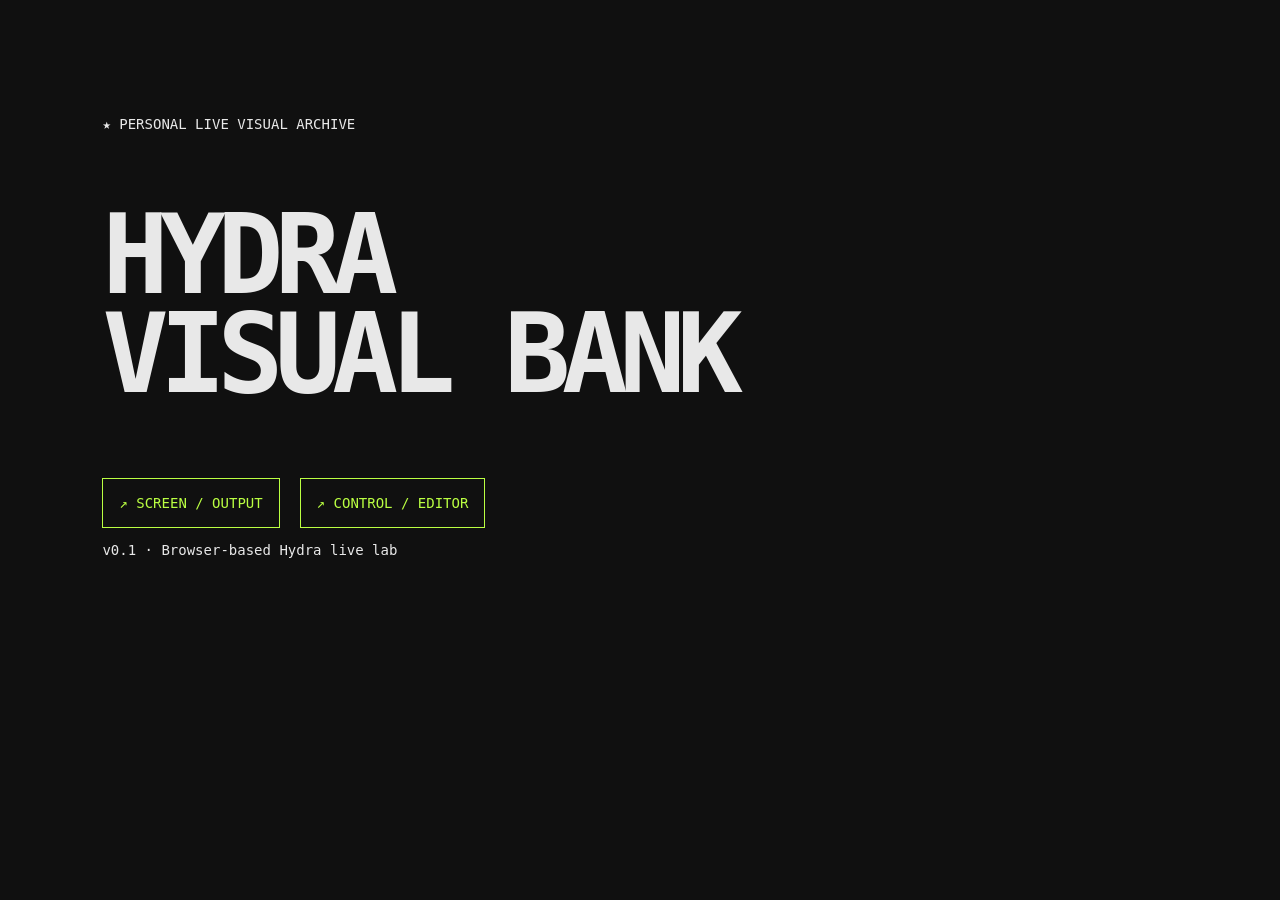
<file: index.html>
<!doctype html><html lang="it"><head><meta charset="UTF-8"><meta name="viewport" content="width=device-width,initial-scale=1"><meta name="theme-color" content="#101010"><title>HYDRA VISUAL BANK</title><style>html,body{margin:0;background:#101010;color:#e8e8e8;font:14px monospace}a{color:#baff42}main{padding:8vw}h1{font-size:clamp(36px,9vw,110px);line-height:.9;letter-spacing:-.08em}nav{display:flex;gap:20px;flex-wrap:wrap}nav a{border:1px solid #baff42;padding:16px;text-decoration:none}</style></head><body><main><p>★ PERSONAL LIVE VISUAL ARCHIVE</p><h1>HYDRA<br>VISUAL BANK</h1><nav><a href="./screen/">↗ SCREEN / OUTPUT</a><a href="./control/">↗ CONTROL / EDITOR</a></nav><p>v0.1 · Browser-based Hydra live lab</p></main></body></html>
</file>
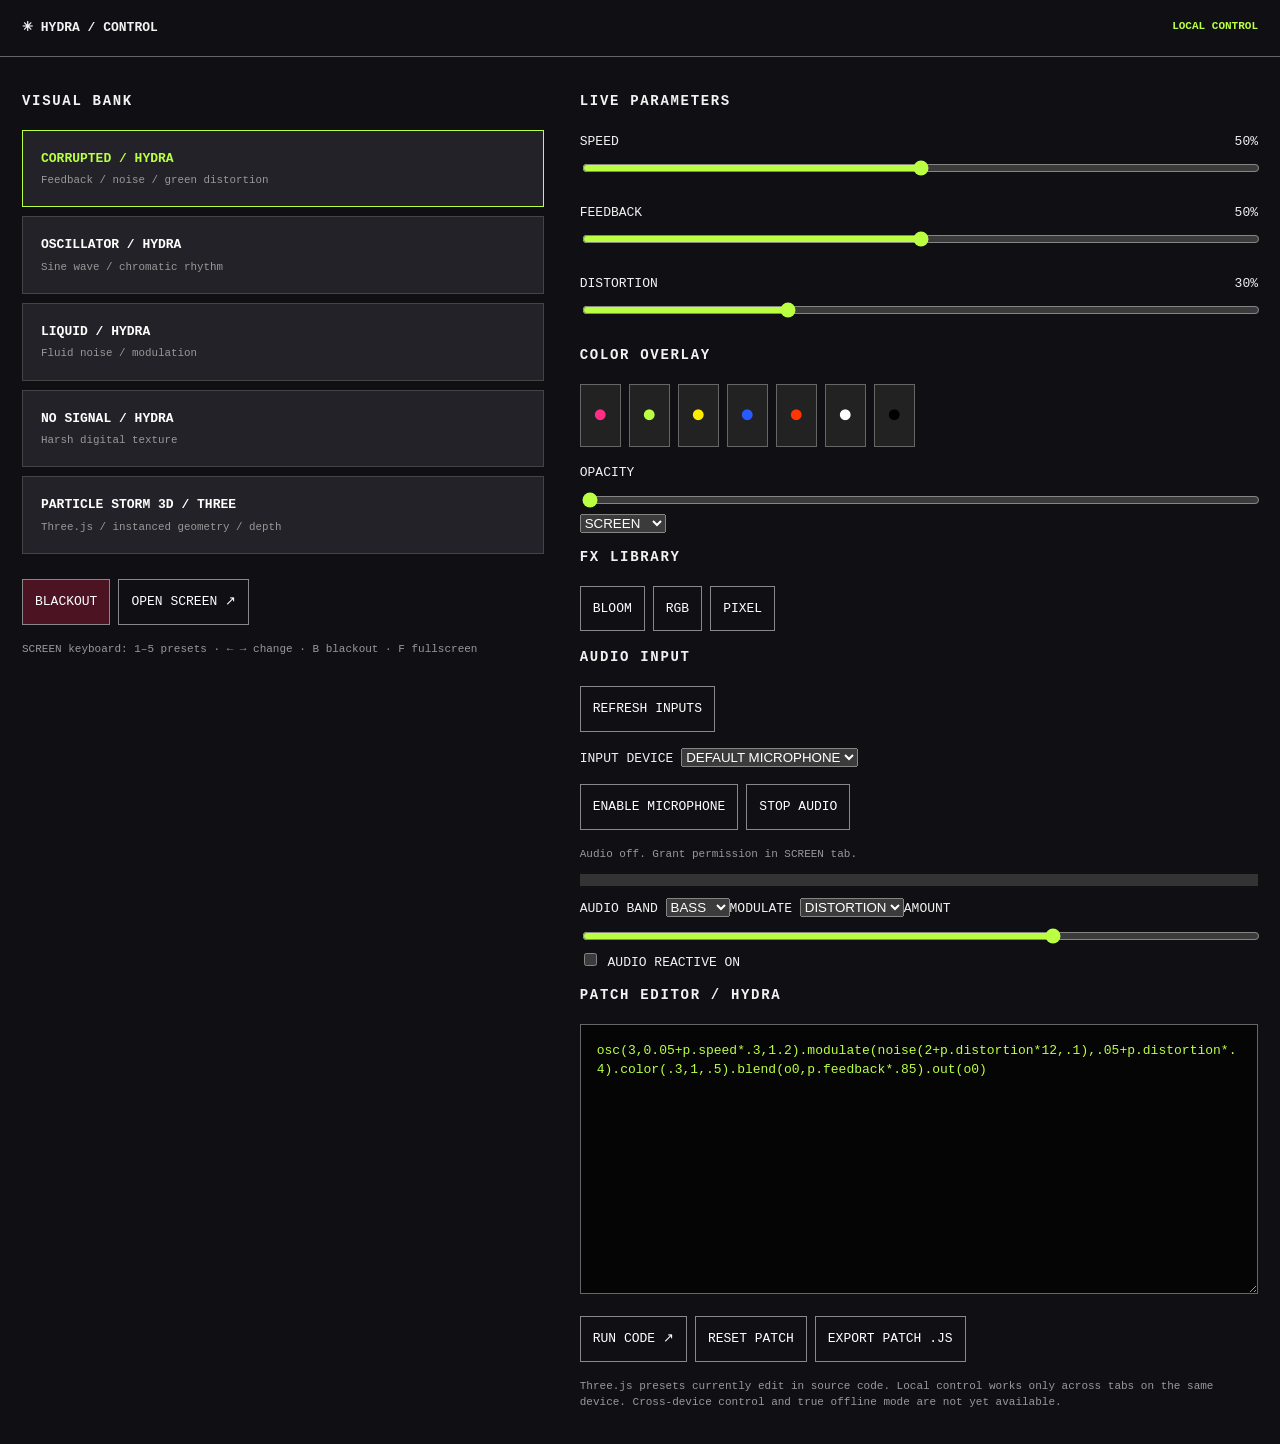
<file: control/index.html>
<!doctype html><html lang="it"><head><meta charset="UTF-8"><meta name="viewport" content="width=device-width,initial-scale=1"><title>HYDRA / CONTROL</title><link rel="stylesheet" href="./style.css"></head><body><header><span>✳ HYDRA / CONTROL</span><span id="connection">LOCAL CONTROL</span></header><main><section><h1>VISUAL BANK</h1><div id="patches"></div><div class="buttons"><button id="blackout">BLACKOUT</button><button id="open-screen">OPEN SCREEN ↗</button></div><p class="hint">SCREEN keyboard: 1–5 presets · ← → change · B blackout · F fullscreen</p></section><section><h2>LIVE PARAMETERS</h2><div id="sliders"></div><h2>COLOR OVERLAY</h2><div id="colors" class="buttons"></div><label>OPACITY <input id="overlay-opacity" type="range" min="0" max="100" value="0"></label><select id="blend"><option value="screen">SCREEN</option><option value="multiply">MULTIPLY</option><option value="add">ADD</option></select><h2>FX LIBRARY</h2><div id="effects" class="buttons"></div><h2>AUDIO INPUT</h2><div class="buttons"><button id="audio-refresh">REFRESH INPUTS</button></div><label>INPUT DEVICE <select id="audio-device"><option value="">DEFAULT MICROPHONE</option></select></label><div class="buttons"><button id="mic-start">ENABLE MICROPHONE</button><button id="mic-stop">STOP AUDIO</button></div><div id="audio-status" class="hint">Audio off. Grant permission in SCREEN tab.</div><div id="meter" style="height:12px;background:#333;margin:12px 0"><div id="meter-fill" style="width:0%;height:100%;background:#baff42"></div></div><label>AUDIO BAND <select id="audio-band"><option value="bass">BASS</option><option value="mid">MID</option><option value="high">HIGH</option><option value="level">LEVEL</option></select></label><label>MODULATE <select id="audio-target"><option value="distortion">DISTORTION</option><option value="speed">SPEED</option><option value="feedback">FEEDBACK</option></select></label><label>AMOUNT <input id="audio-amount" type="range" min="0" max="100" value="70"></label><label><input id="audio-enabled" type="checkbox"> AUDIO REACTIVE ON</label><h2>PATCH EDITOR / HYDRA</h2><textarea id="code" spellcheck="false" aria-label="Hydra code"></textarea><div class="buttons"><button id="run">RUN CODE ↗</button><button id="reset">RESET PATCH</button><button id="save">EXPORT PATCH .JS</button></div><p class="hint">Three.js presets currently edit in source code. Local control works only across tabs on the same device. Cross-device control and true offline mode are not yet available.</p></section></main><script type="module" src="./control.js"></script></body></html>
</file>
<file: control/style.css>
:root{color-scheme:dark}*{box-sizing:border-box}body{margin:0;background:#101014;color:#f2f2f2;font:13px/1.5 'Courier New',monospace}header{padding:18px 22px;border-bottom:1px solid #666;display:flex;justify-content:space-between;gap:12px;font-weight:bold}#connection{color:#baff42;font-size:11px}main{padding:22px;display:grid;grid-template-columns:1fr 1.3fr;gap:36px}h1,h2{font-size:14px;letter-spacing:.12em;margin:12px 0 18px}.patch{width:100%;text-align:left;background:#222228;border:1px solid #444;color:white;padding:18px;margin-bottom:9px;cursor:pointer}.patch.active{border-color:#baff42;color:#baff42}.patch small{display:block;color:#999;margin-top:4px}.buttons{display:flex;gap:8px;flex-wrap:wrap;margin:16px 0}button{font:inherit;cursor:pointer} .buttons button{border:1px solid #888;background:transparent;color:#fff;padding:12px}button:hover{border-color:#baff42;color:#baff42}#blackout{background:#4c1423}.param{margin:20px 0}.param label{display:flex;justify-content:space-between}input[type=range]{width:100%;accent-color:#baff42;margin-top:9px}textarea{width:100%;min-height:270px;background:#050505;border:1px solid #666;color:#baff42;padding:16px;font:13px/1.5 monospace;resize:vertical}.hint{color:#999;font-size:11px}@media(max-width:700px){main{display:block;padding:16px}section{margin-bottom:32px}textarea{min-height:220px}header{padding:14px}}
</file>
